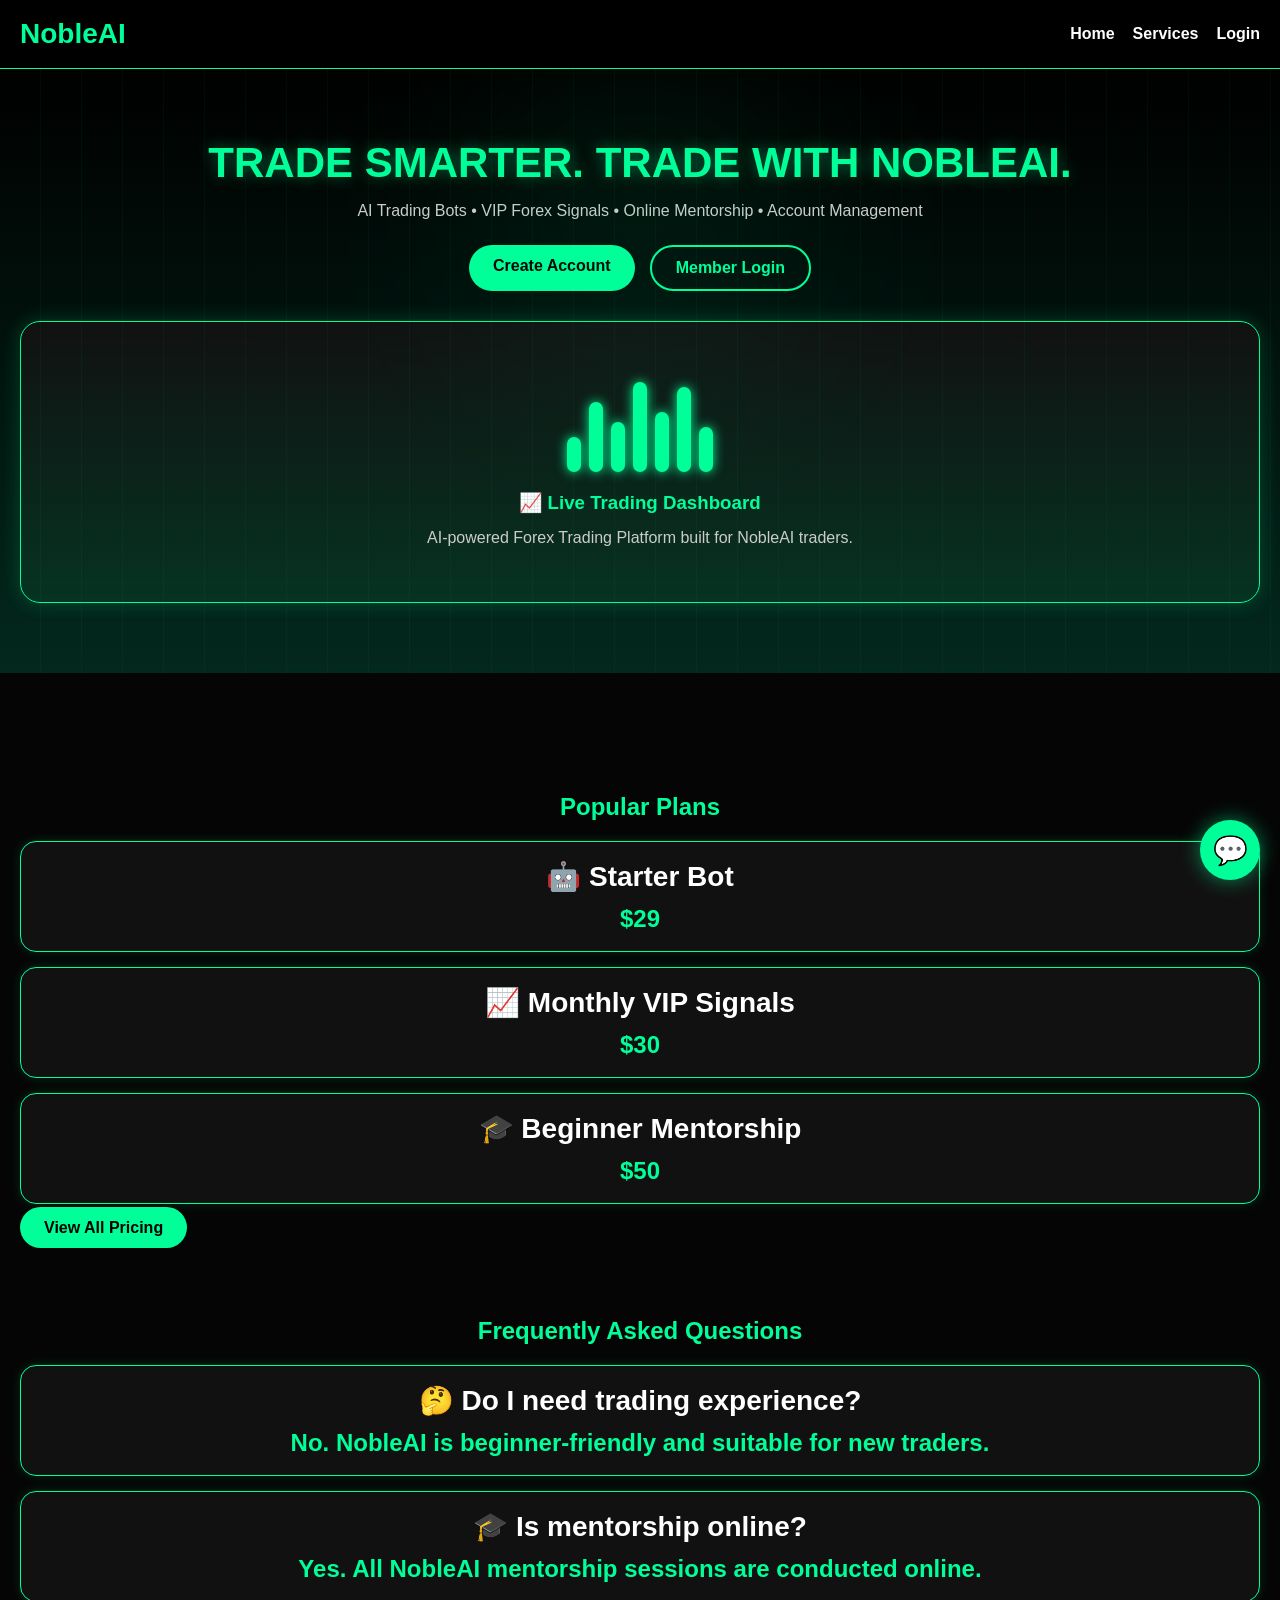
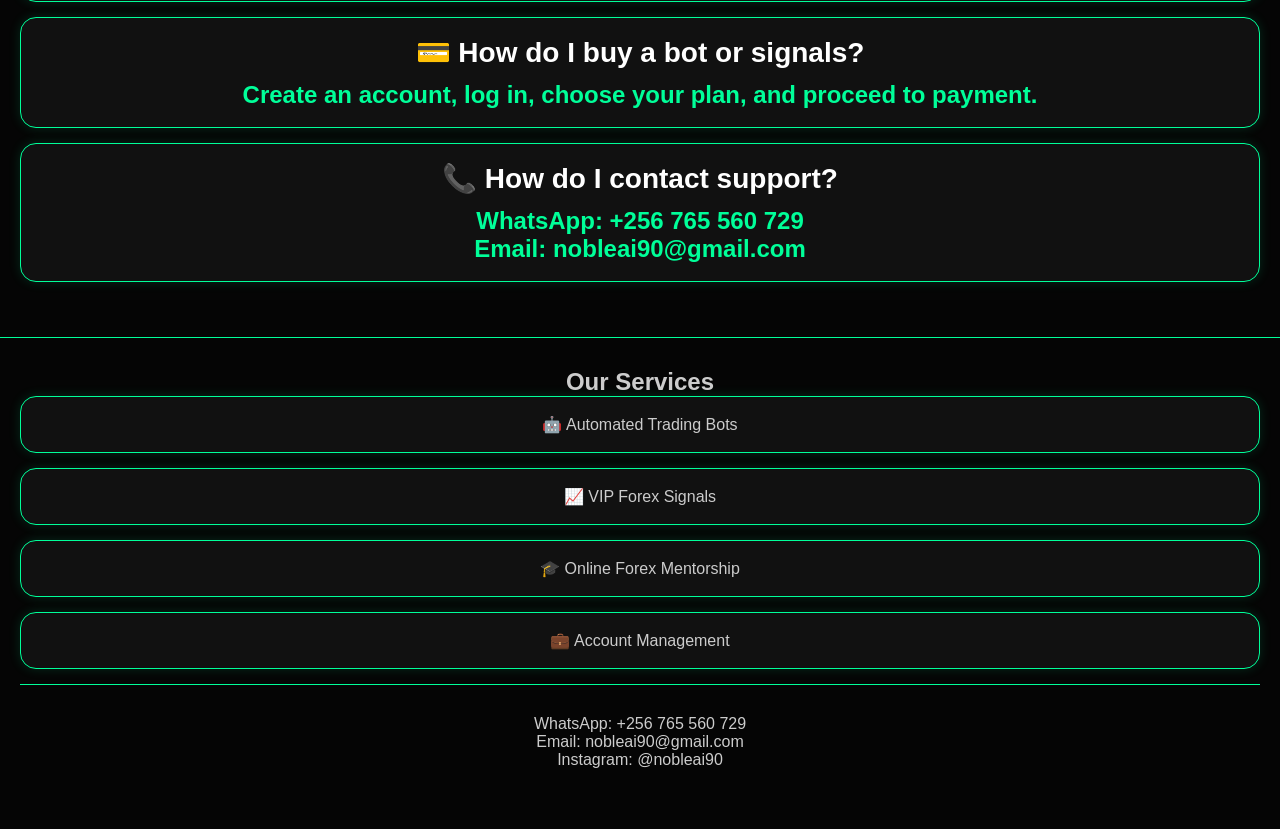
<file: index.html>
<!DOCTYPE html>
<html lang="en">
<head>
  <meta charset="UTF-8">
  <meta name="viewport" content="width=device-width, initial-scale=1.0">
  <title>NobleAI | Trade Smarter</title>

  <link rel="stylesheet" href="style.css">
</head>
<body>

  <header class="navbar">
    <h1 class="logo">NobleAI</h1>

    <nav>
      <a href="index.html">Home</a>
      <a href="services.html">Services</a>
      <a href="login.html">Login</a>
    </nav>
  </header>

  <section class="hero">

  <h2>TRADE SMARTER. TRADE WITH NOBLEAI.</h2>

  <p>
    AI Trading Bots • VIP Forex Signals • Online Mentorship • Account Management
  </p>

  <div class="buttons">
    <a href="signup.html" class="btn green">Create Account</a>
    <a href="login.html" class="btn outline">Member Login</a>
  </div>

  <div class="chart-box">
  <div class="chart-grid">
    <span class="bar b1"></span>
    <span class="bar b2"></span>
    <span class="bar b3"></span>
    <span class="bar b4"></span>
    <span class="bar b5"></span>
    <span class="bar b6"></span>
    <span class="bar b7"></span>
  </div>

  <h3>📈 Live Trading Dashboard</h3>
  <p>AI-powered Forex Trading Platform built for NobleAI traders.</p>
</div>

</section>

  <section class="services-preview">
   </section>

<!-- Paste Why Choose NobleAI here -->
<section class="pricing">
  <h2>Popular Plans</h2>

  <div class="card">
    <h3>🤖 Starter Bot</h3>
    <p><strong>$29</strong></p>
  </div>

  <div class="card">
    <h3>📈 Monthly VIP Signals</h3>
    <p><strong>$30</strong></p>
  </div>

  <div class="card">
    <h3>🎓 Beginner Mentorship</h3>
    <p><strong>$50</strong></p>
  </div>

  <a href="services.html" class="btn green">View All Pricing</a>
</section> <section class="faq">
  <h2>Frequently Asked Questions</h2>

  <div class="card">
    <h3>🤔 Do I need trading experience?</h3>
    <p>No. NobleAI is beginner-friendly and suitable for new traders.</p>
  </div>

  <div class="card">
    <h3>🎓 Is mentorship online?</h3>
    <p>Yes. All NobleAI mentorship sessions are conducted online.</p>
  </div>

  <div class="card">
    <h3>💳 How do I buy a bot or signals?</h3>
    <p>Create an account, log in, choose your plan, and proceed to payment.</p>
  </div>

  <div class="card">
    <h3>📞 How do I contact support?</h3>
    <p>WhatsApp: +256 765 560 729<br>Email: nobleai90@gmail.com</p>
  </div>
</section>
<footer> <h2>Our Services</h2>

    <div class="card">🤖 Automated Trading Bots</div>
    <div class="card">📈 VIP Forex Signals</div>
    <div class="card">🎓 Online Forex Mentorship</div>
    <div class="card">💼 Account Management</div>
  </section>

  <footer>
    <p>WhatsApp: +256 765 560 729</p>
    <p>Email: nobleai90@gmail.com</p>
    <p>Instagram: @nobleai90</p>
  </footer>

  <script src="script.js"></script>
  <a href="https://wa.me/256765560729" class="whatsapp-float">
  💬
</a>
</body>
</html>
</file>
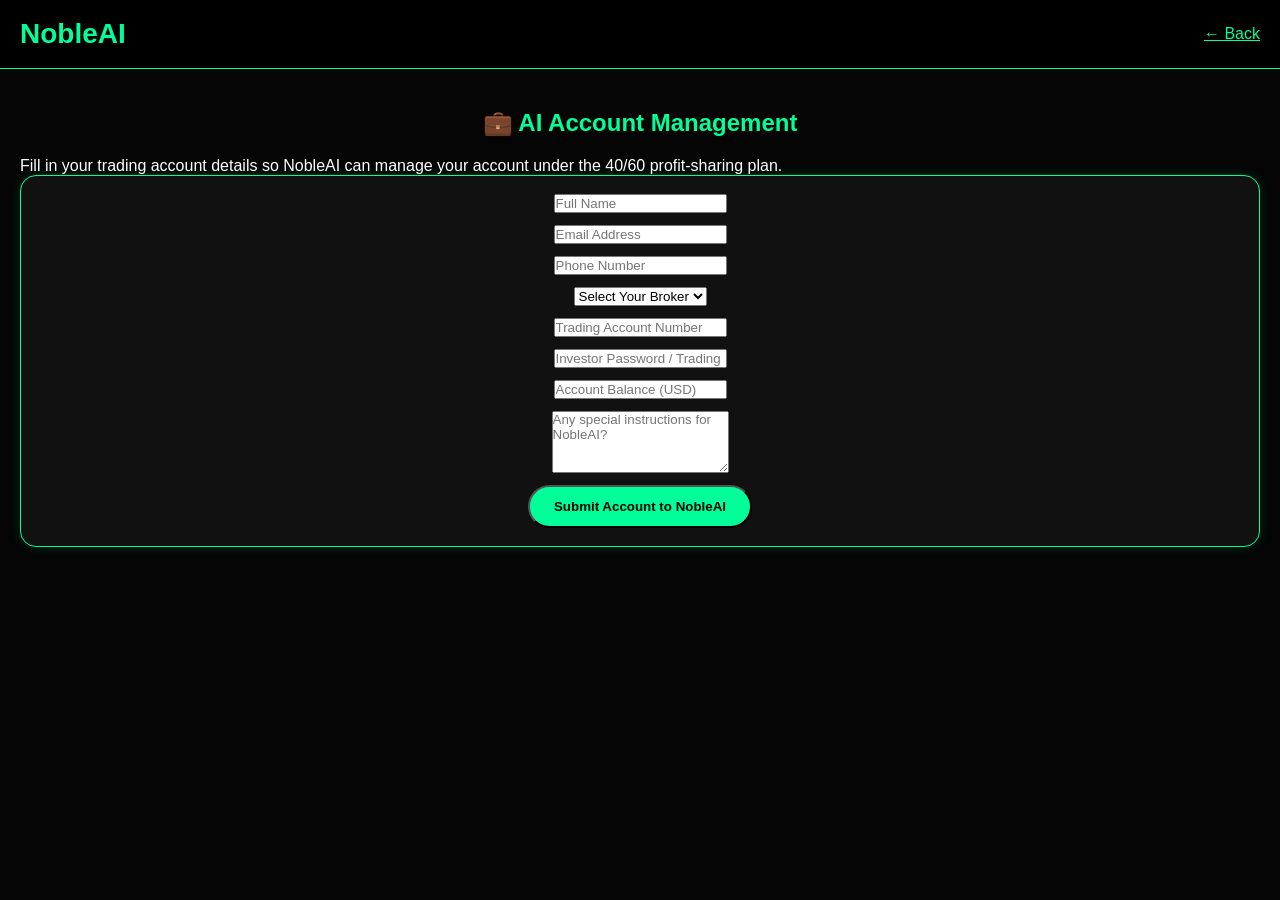
<file: account management.html>
<!DOCTYPE html>
<html lang="en">
<head>
  <meta charset="UTF-8">
  <meta name="viewport" content="width=device-width, initial-scale=1.0">
  <title>NobleAI | AI Account Management</title>
  <link rel="stylesheet" href="style.css">
</head>
<body>

<header class="navbar">
  <h1 class="logo">NobleAI</h1>
  <a href="services.html" style="color:#00ff99">← Back</a>
</header>

<section class="pricing">
  <h2>💼 AI Account Management</h2>
  <p>Fill in your trading account details so NobleAI can manage your account under the 40/60 profit-sharing plan.</p>

  <div class="card">
    <input type="text" placeholder="Full Name">
    <input type="email" placeholder="Email Address">
    <input type="tel" placeholder="Phone Number">

    <select>
      <option>Select Your Broker</option>
      <option>Exness</option>
      <option>Deriv</option>
      <option>IC Markets</option>
      <option>FBS</option>
      <option>XM</option>
    </select>

    <input type="text" placeholder="Trading Account Number">
    <input type="password" placeholder="Investor Password / Trading Password">
    <input type="number" placeholder="Account Balance (USD)">

    <textarea placeholder="Any special instructions for NobleAI?" rows="4"></textarea>

    <button class="btn green" onclick="submitAccount()">
  Submit Account to NobleAI
</button>
  </div>
</section>
<script>
function submitAccount() {
  alert("Your trading details have been submitted successfully. Please continue to WhatsApp to complete verification.");
  window.location.href =
    "https://wa.me/256765560729?text=Hello%20NobleAI,%20I%20have%20submitted%20my%20Account%20Management%20details%20and%20need%20verification.";
}
</script>
</body>
</html>
</file>
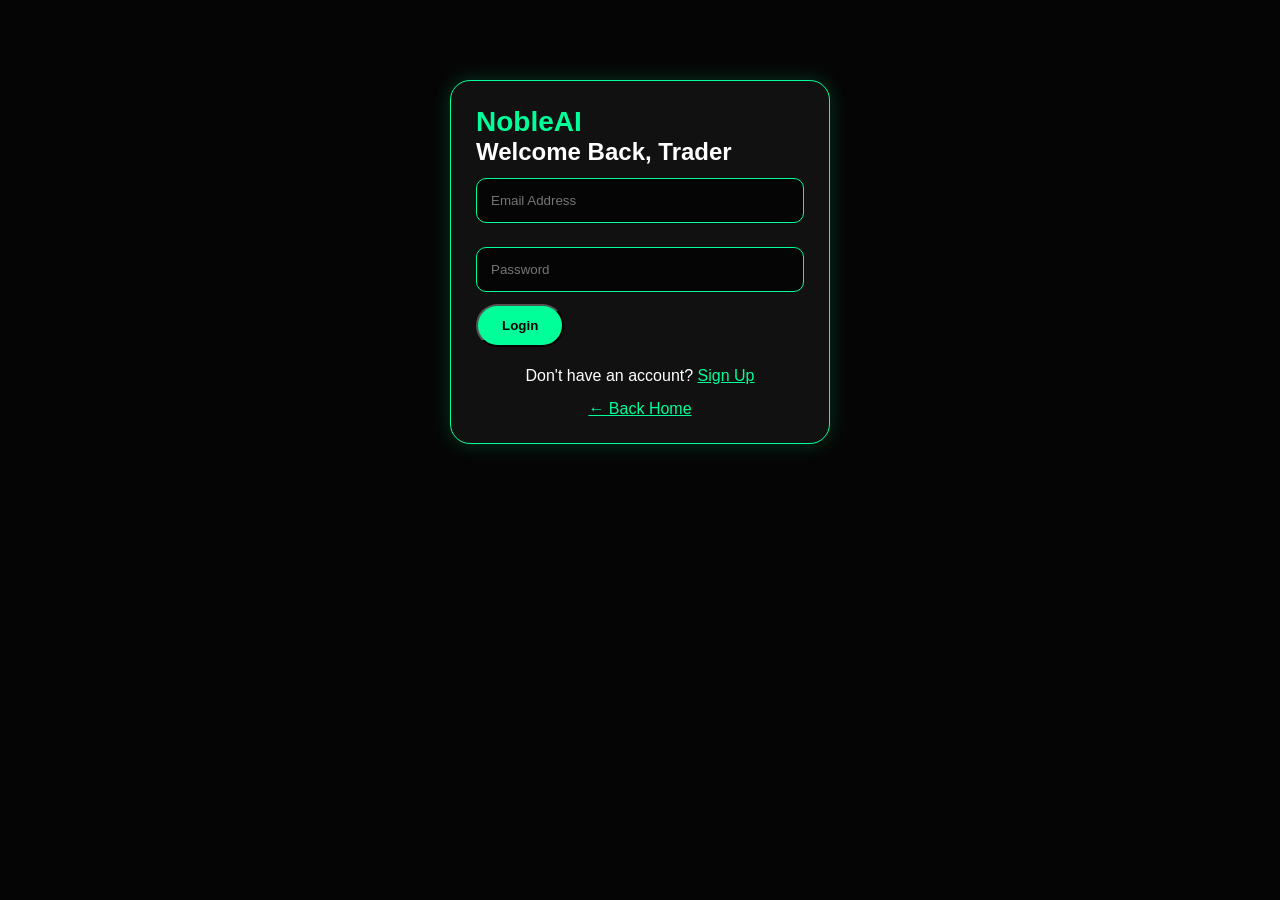
<file: dashboard.html>
<!DOCTYPE html>
<html lang="en">
<head>
<meta charset="UTF-8">
<meta name="viewport" content="width=device-width, initial-scale=1.0">
<title>NobleAI Dashboard</title>
<link rel="stylesheet" href="style.css">
</head>
<body>

<header class="navbar">
  <h1 class="logo">NobleAI</h1>
  <a href="index.html" style="color:#00ff99">Logout</a>
</header>

<section class="hero">
  <h2>Welcome, Trader 👋</h2>
  <p>Your NobleAI Members Dashboard</p>
</section>

<section class="pricing">
  <div class="card">
    <h3>🤖 My Trading Bots</h3>
    <p>No active bot yet.</p>
    <a href="services.html" class="btn green">Buy a Bot</a>
  </div>

  <div class="card">
    <h3>📈 My VIP Signals</h3>
    <p>No active subscription.</p>
    <a href="services.html" class="btn green">Get Signals</a>
  </div>

  <div class="card">
    <h3>🎓 My Mentorship</h3>
    <p>Enroll in an online mentorship program.</p>
    <a href="services.html" class="btn green">Enroll Now</a>
  </div>

  <div class="card">
    <h3>💼 Account Management</h3>
    <p>40/60 Profit Share.</p>
    <a href="services.html" class="btn green">Start Now</a>
  </div>

  <div class="card">
    <h3>💳 Payments</h3>
    <a href="payment.html" class="btn green">Make Payment</a>
  </div>

  <div class="card">
    <h3>💬 Customer Support</h3>
    <a href="https://wa.me/256765560729" class="btn green">WhatsApp Support</a>
  </div>
</section>
<script>
const user = localStorage.getItem("nobleaiUser");

if (!user) {
  alert("Please login first.");
  window.location.href = "login.html";
}
</script>
</body>
</html>
</file>
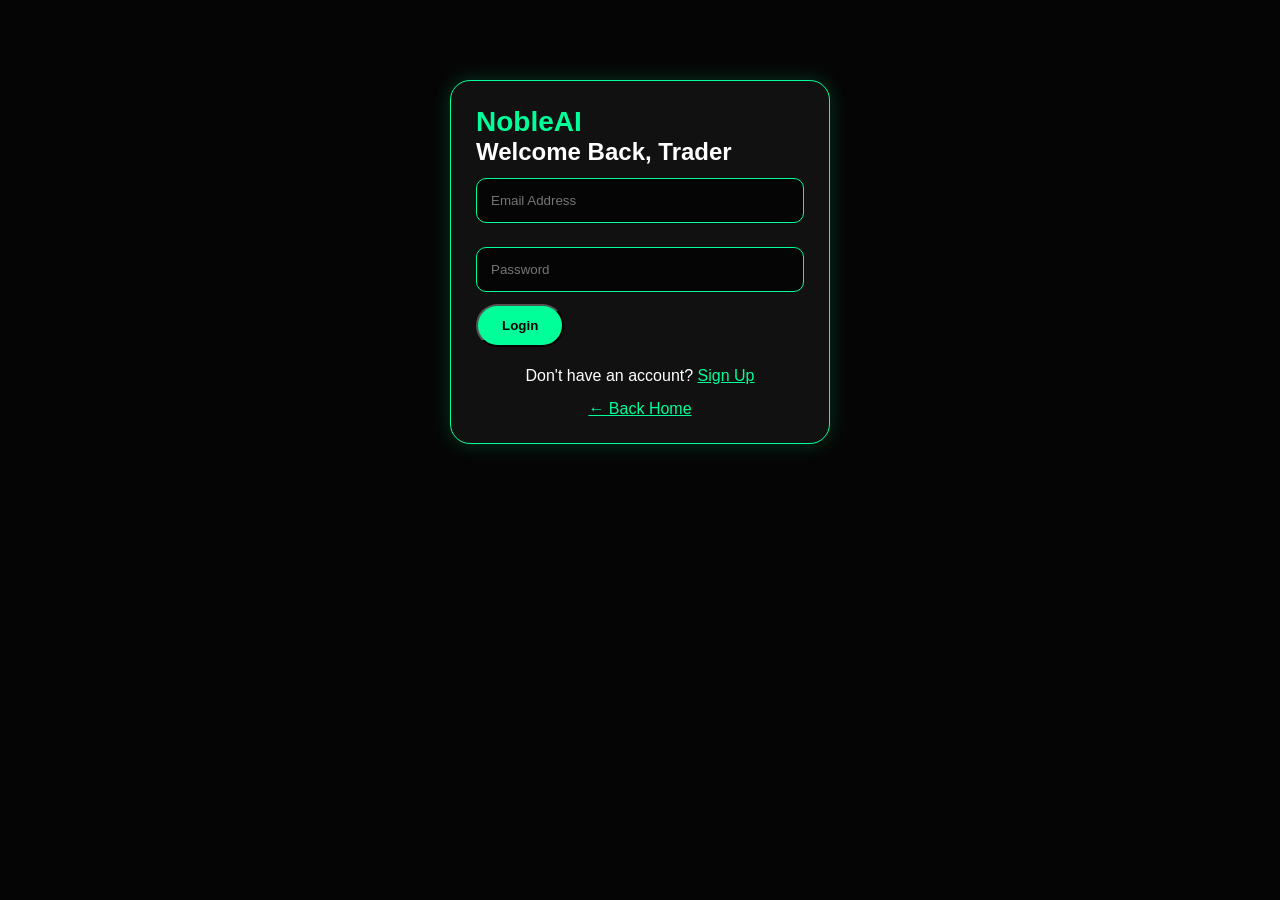
<file: login.html>
<!DOCTYPE html>
<html lang="en">
<head>
  <meta charset="UTF-8">
  <meta name="viewport" content="width=device-width, initial-scale=1.0">
  <title>NobleAI Login</title>
  <link rel="stylesheet" href="style.css">
</head>
<body>

<div class="login-box">
  <h1 class="logo">NobleAI</h1>
  <h2>Welcome Back, Trader</h2>

  <input type="email" placeholder="Email Address">
  <input type="password" placeholder="Password">

  
<button class="btn green" onclick="loginUser()">Login</button>
  <p style="margin-top:20px; text-align:center;">
    Don't have an account?
    <a href="signup.html" style="color:#00ff99;">Sign Up</a>
  </p>

  <p style="text-align:center; margin-top:15px;">
    <a href="index.html" style="color:#00ff99;">← Back Home</a>
  </p>
</div>
<script src="script.js"></script>

<script>
function loginUser() {
  const email = document.querySelectorAll("input")[0].value;
  const password = document.querySelectorAll("input")[1].value;

  login(email, password);
}
</script>
</body>
</html>
</file>
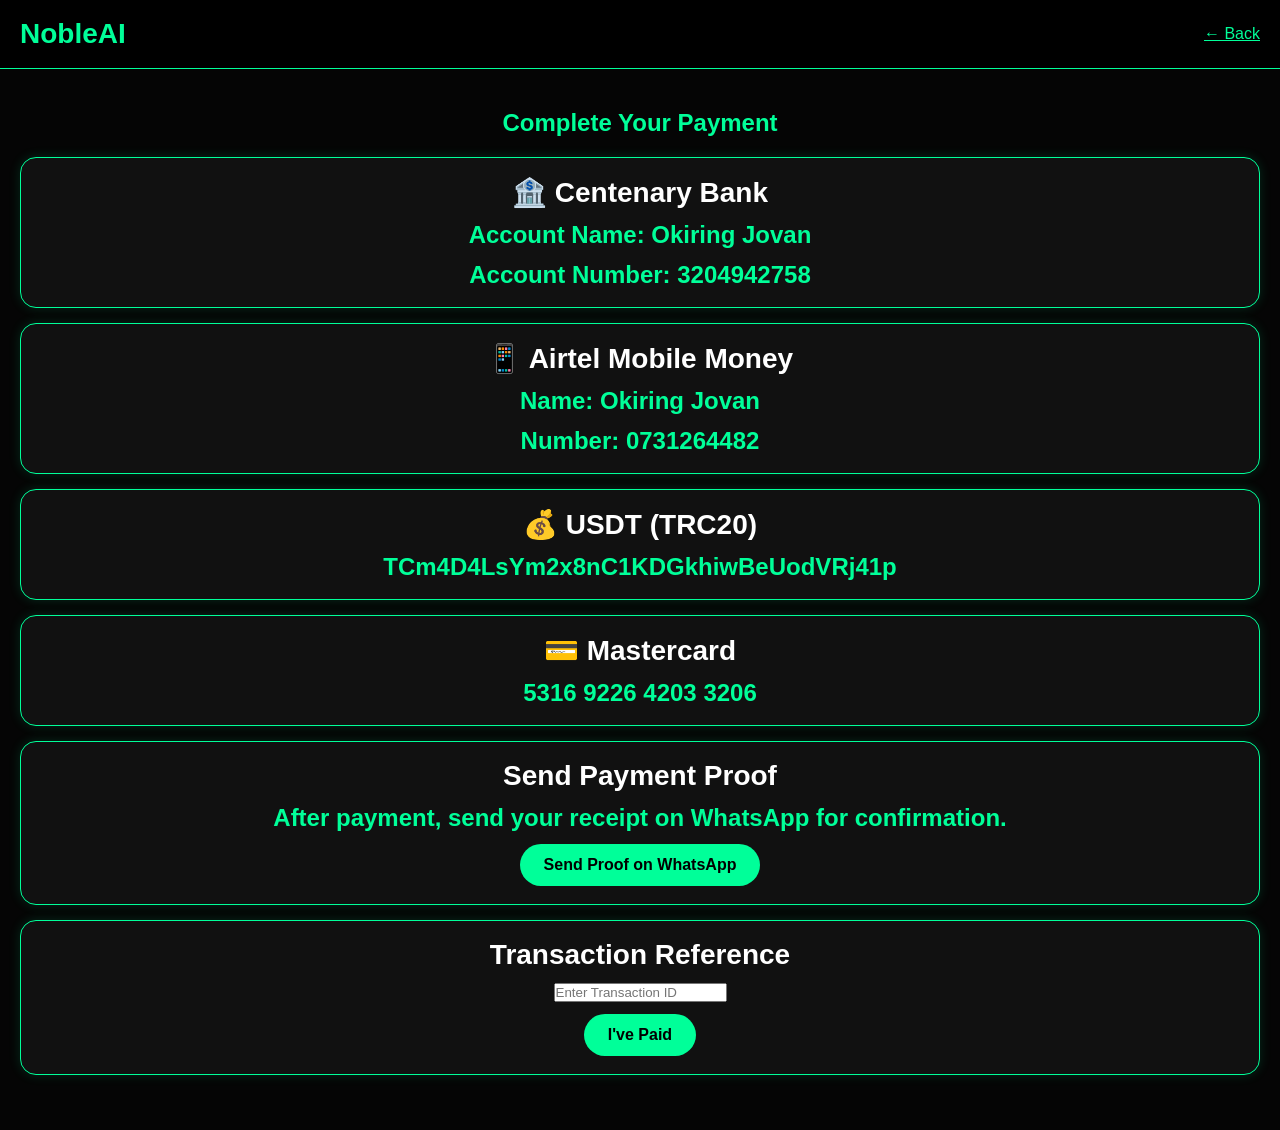
<file: payment.html>
<!DOCTYPE html>
<html lang="en">
<head>
<meta charset="UTF-8">
<meta name="viewport" content="width=device-width, initial-scale=1.0">
<title>NobleAI | Secure Payment</title>
<link rel="stylesheet" href="style.css">
</head>
<body>

<header class="navbar">
<h1 class="logo">NobleAI</h1>
<a href="services.html" style="color:#00ff99">← Back</a>
</header>

<section class="pricing">
<h2>Complete Your Payment</h2>

<div class="card">
<h3>🏦 Centenary Bank</h3>
<p><strong>Account Name:</strong> Okiring Jovan</p>
<p><strong>Account Number:</strong> 3204942758</p>
</div>

<div class="card">
<h3>📱 Airtel Mobile Money</h3>
<p><strong>Name:</strong> Okiring Jovan</p>
<p><strong>Number:</strong> 0731264482</p>
</div>

<div class="card">
<h3>💰 USDT (TRC20)</h3>
<p style="word-break:break-all;">TCm4D4LsYm2x8nC1KDGkhiwBeUodVRj41p</p>
</div>

<div class="card">
<h3>💳 Mastercard</h3>
<p>5316 9226 4203 3206</p>
</div>

<div class="card">
<h3>Send Payment Proof</h3>
<p>After payment, send your receipt on WhatsApp for confirmation.</p>
<a href="https://wa.me/256765560729" class="btn green">Send Proof on WhatsApp</a>
</div>

<div class="card">
<h3>Transaction Reference</h3>
<input type="text" placeholder="Enter Transaction ID">
<a href="dashboard.html" class="btn green">I've Paid</a>
</div>

</section>

</body>
</html>
</file>
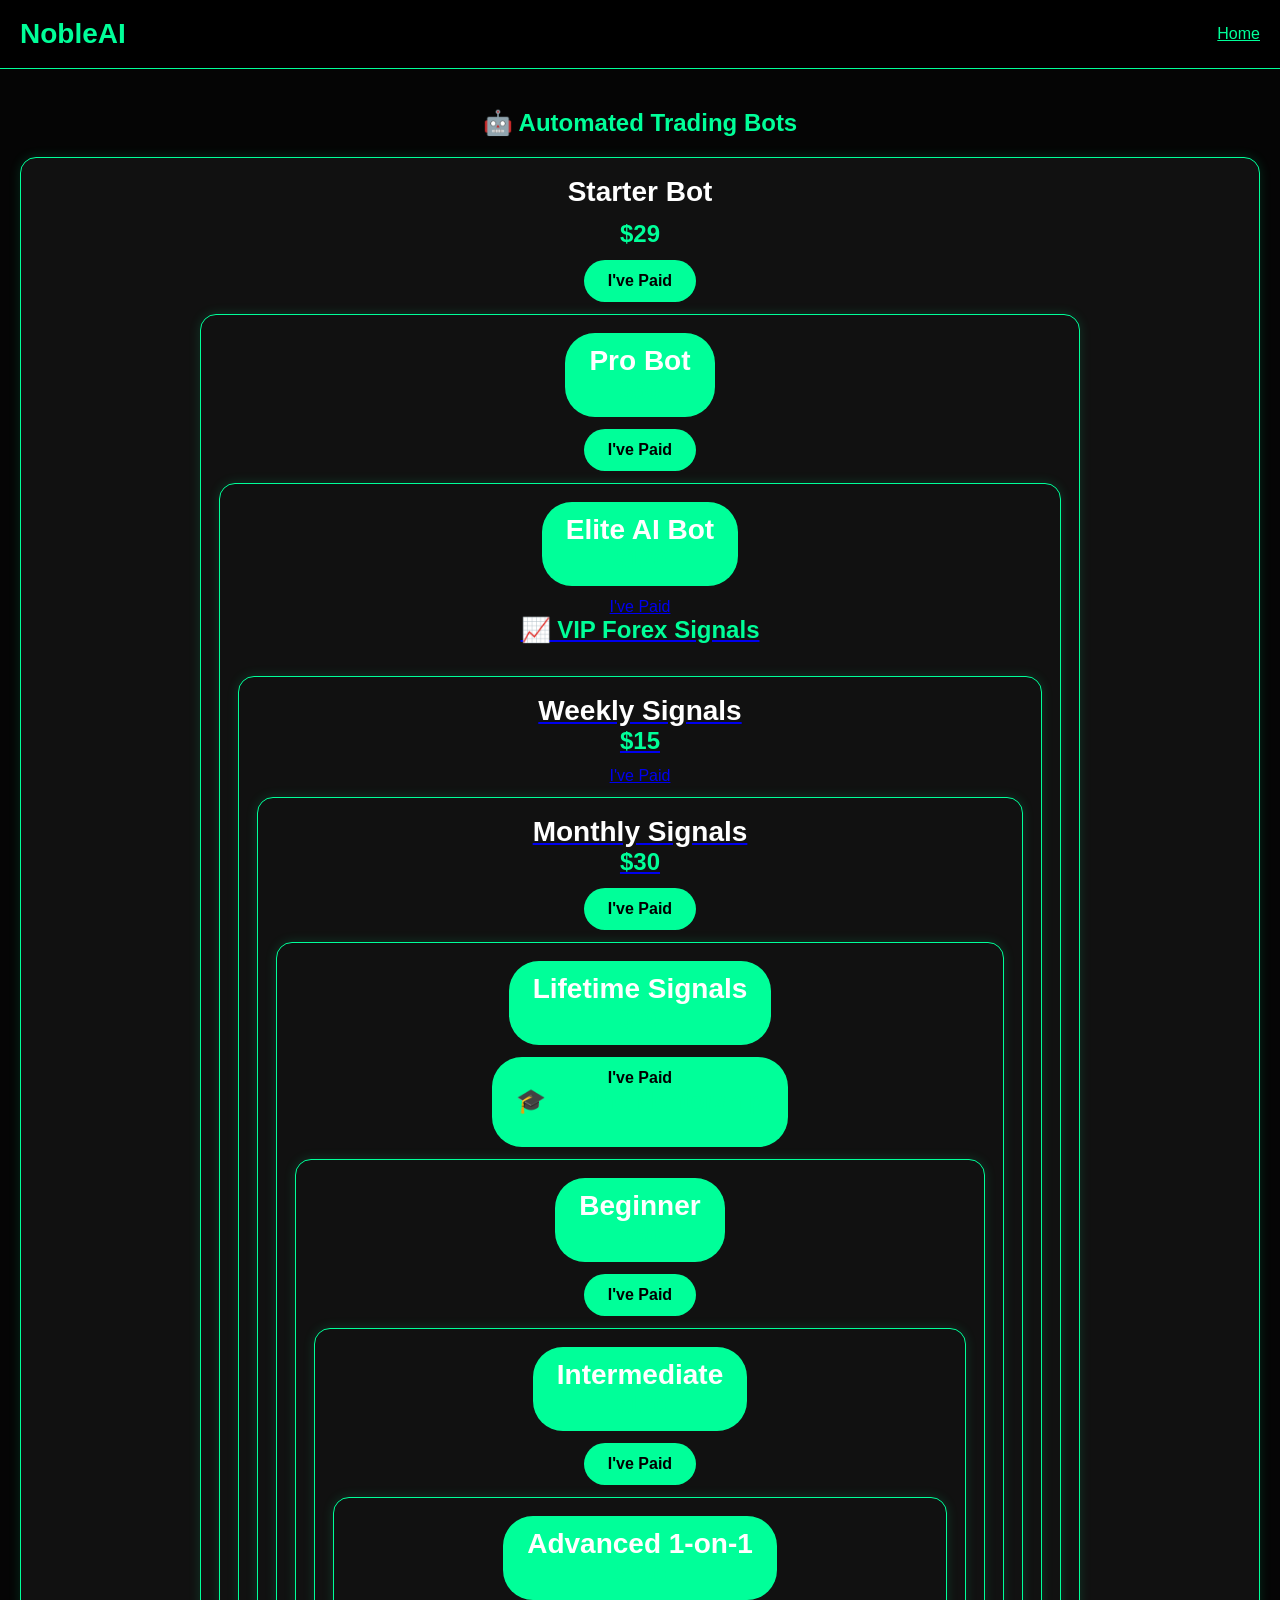
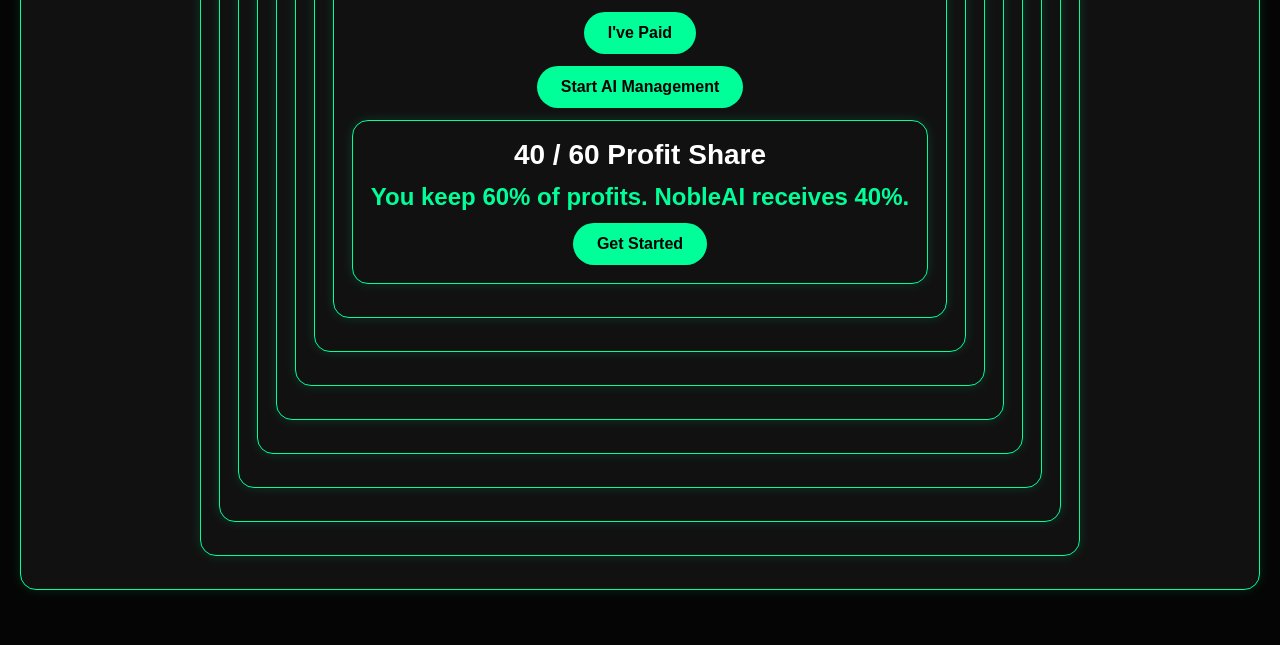
<file: services.html>
<!DOCTYPE html>
<html lang="en">
<head>
  <meta charset="UTF-8">
  <meta name="viewport" content="width=device-width, initial-scale=1.0">
  <title>NobleAI Services</title>
  <link rel="stylesheet" href="style.css">
</head>
<body>

<header class="navbar">
  <h1 class="logo">NobleAI</h1>
  <a href="index.html" style="color:#00ff99;">Home</a>
</header>

<section class="pricing">
  <h2>🤖 Automated Trading Bots</h2>

  <div class="card"><h3>Starter Bot</h3><p><strong>$29</strong></p><a <button class="btn green" onclick="paymentDone()">I've Paid</button>
  <div class="card"><h3>Pro Bot</h3><p><strong>$60</strong></p><a <button class="btn green" onclick="paymentDone()">I've Paid</button>
  <div class="card"><h3>Elite AI Bot</h3><p><strong>$120</strong></p><a href="<button class="btn green" onclick="paymentDone()">I've Paid</button>

  <h2>📈 VIP Forex Signals</h2>

  <div class="card"><h3>Weekly Signals</h3><p><strong>$15</strong></p><a href="<button class="btn green" onclick="paymentDone()">I've Paid</button>
  <div class="card"><h3>Monthly Signals</h3><p><strong>$30</strong></p><a href=<button class="btn green" onclick="paymentDone()">I've Paid</button>
  <div class="card"><h3>Lifetime Signals</h3><p><strong>$90</strong></p><a href=<button class="btn green" onclick="paymentDone()">I've Paid</button>

  <h2>🎓 Online Mentorship</h2>

  <div class="card"><h3>Beginner</h3><p><strong>$50</strong></p><a href=<button class="btn green" onclick="paymentDone()">I've Paid</button>
  <div class="card"><h3>Intermediate</h3><p><strong>$120</strong></p><a href=<button class="btn green" onclick="paymentDone()">I've Paid</button>
  <div class="card"><h3>Advanced 1-on-1</h3><p><strong>$300</strong></p><a href=<button class="btn green" onclick="paymentDone()">I've Paid</button>

    <a href="account-management.html" class="btn green">Start AI Management</a>

  <div class="card"><h3>40 / 60 Profit Share</h3><p>You keep 60% of profits. NobleAI receives 40%.</p><a href="login.html" class="btn green">Get Started</a></div>
</section>

</body>
</html>
</file>
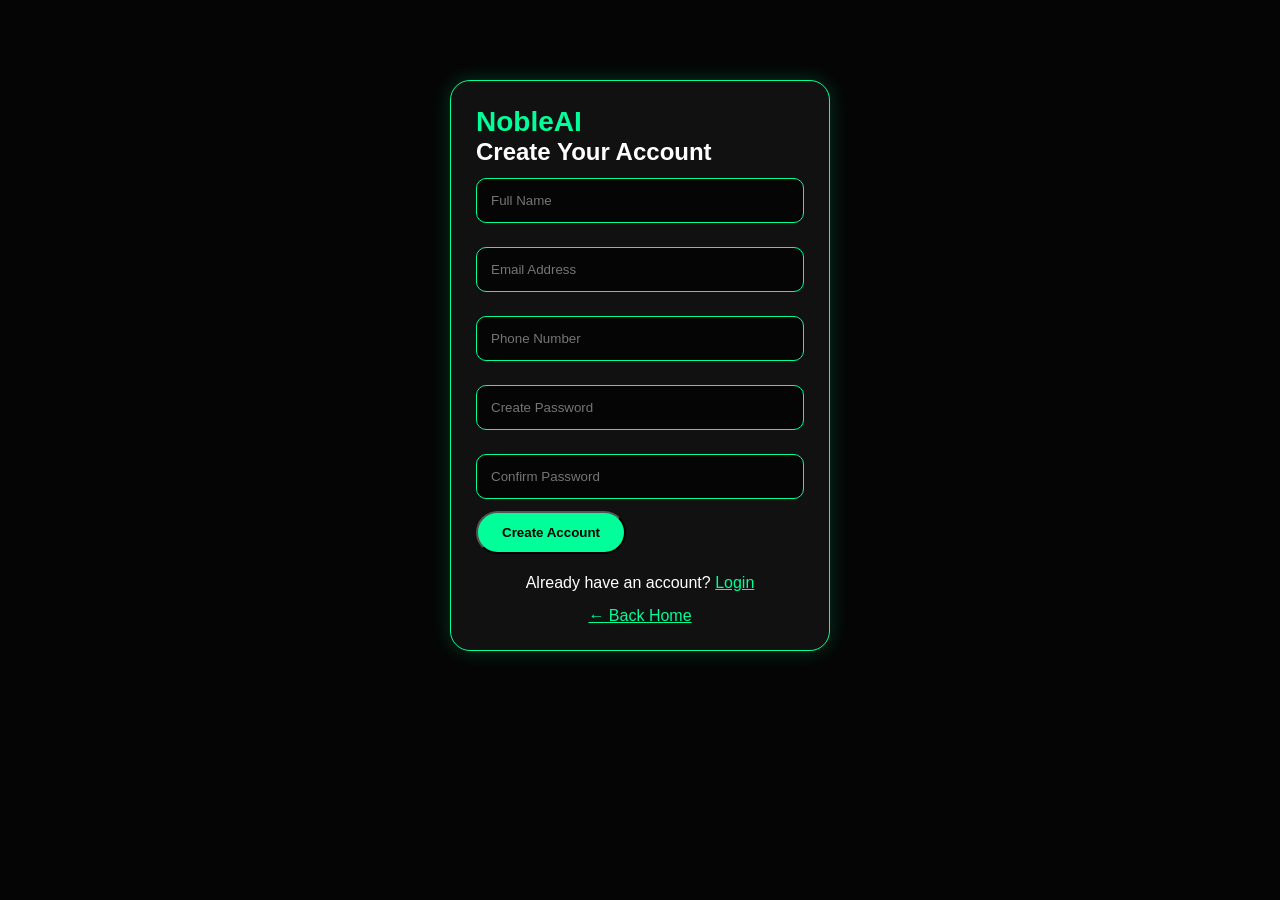
<file: signup.html>
<!DOCTYPE html>
<html lang="en">
<head>
  <meta charset="UTF-8">
  <meta name="viewport" content="width=device-width, initial-scale=1.0">
  <title>NobleAI Sign Up</title>
  <link rel="stylesheet" href="style.css">
</head>
<body>

<div class="login-box">
  <h1 class="logo">NobleAI</h1>
  <h2>Create Your Account</h2>

  <input type="text" placeholder="Full Name">
  <input type="email" placeholder="Email Address">
  <input type="tel" placeholder="Phone Number">
  <input type="password" placeholder="Create Password">
  <input type="password" placeholder="Confirm Password">

  <button class="btn green" onclick="createAccount()">Create Account</button>

  <p style="margin-top:20px; text-align:center;">
    Already have an account?
    <a href="login.html" style="color:#00ff99;">Login</a>
  </p>

  <p style="text-align:center; margin-top:15px;">
    <a href="index.html" style="color:#00ff99;">← Back Home</a>
  </p>
</div>
<script src="script.js"></script>

<script>
function createAccount() {
  const name = document.querySelectorAll("input")[0].value;
  const email = document.querySelectorAll("input")[1].value;
  const password = document.querySelectorAll("input")[3].value;

  signup(name, email, password);
  alert("Account created successfully!");
  window.location.href = "login.html";
}
</script>
</body>
</html>
</file>
<file: style.css>
*{
  margin:0;
  padding:0;
  box-sizing:border-box;
  font-family:Arial, sans-serif;
}

body{
  background:#050505;
  color:white;
  overflow-x:hidden;
}

.navbar{
  display:flex;
  justify-content:space-between;
  align-items:center;
  padding:18px 20px;
  background:#000;
  border-bottom:1px solid #00ff99;
}

.logo{
  color:#00ff99;
  font-size:28px;
  font-weight:bold;
}
nav{
  display:flex;
  gap:18px;
  align-items:center;
}

nav a{
  color:white;
  text-decoration:none;
  font-size:16px;
  font-weight:600;
  transition:0.3s;
}

nav a:hover{
  color:#00ff99;
}

.hero{
  position:relative;
  z-index:1;
}
  text-align:center;
  padding:60px 20px;
  background:linear-gradient(180deg,#000,#083d2b);
}

.hero h2{
  font-size:38px;
  color:#00ff99;
}

.hero p{
  margin:15px 0 25px;
  color:#cccccc;
}

.buttons{
  display:flex;
  justify-content:center;
  gap:15px;
  flex-wrap:wrap;
}

.btn{
  padding:12px 24px;
  border-radius:30px;
  text-decoration:none;
  font-weight:bold;
}

.green{
  background:#00ff99;
  color:black;
}

.outline{
  border:2px solid #00ff99;
  color:#00ff99;
}

.chart-box{
  margin-top:30px;
  background:#111;
  border:1px solid #00ff99;
  border-radius:20px;
  padding:50px 20px;
  color:#00ff99;
}

.services-preview{
  padding:40px 20px;
}

.services-preview h2{
  text-align:center;
  color:#00ff99;
  margin-bottom:20px;
}

.card{
  background:#111;
  border:1px solid #00ff99;
  border-radius:16px;
  padding:22px;
  margin-bottom:18px;
  text-align:center;
  display:flex;
  flex-direction:column;
  align-items:center;
  gap:12px;
  box-shadow:0 0 12px rgba(0,255,153,.15);
}
.card h3{
  color:white;
  font-size:28px;
  margin:0;
}

.card p{
  color:#00ff99;
  font-size:24px;
  font-weight:bold;
  margin:0;
}
footer{
  text-align:center;
  padding:30px 20px;
  border-top:1px solid #00ff99;
  color:#cccccc;
}
.why, .pricing, .faq{
  padding:40px 20px;
}

.why h2, .pricing h2, .faq h2{
  text-align:center;
  color:#00ff99;
  margin-bottom:20px;
}

.card{
  background:#111;
  border:1px solid #00ff99;
  border-radius:16px;
  padding:18px;
  margin-bottom:15px;
  box-shadow:0 0 12px rgba(0,255,153,0.15);
  transition:0.3s;
}

.card:hover{
  transform:translateY(-5px);
  box-shadow:0 0 18px rgba(0,255,153,0.35);
}.login-box{
  width:90%;
  max-width:380px;
  margin:80px auto;
  background:#111;
  padding:25px;
  border-radius:20px;
  border:1px solid #00ff99;
  box-shadow:0 0 20px rgba(0,255,153,0.2);
}

.login-box input{
  width:100%;
  padding:14px;
  margin:12px 0;
  background:#050505;
  color:white;
  border:1px solid #00ff99;
  border-radius:10px;
}
.whatsapp-float{
  position:fixed;
  bottom:20px;
  right:20px;
  width:60px;
  height:60px;
  background:#00ff99;
  color:#000;
  border-radius:50%;
  display:flex;
  justify-content:center;
  align-items:center;
  font-size:28px;
  text-decoration:none;
  box-shadow:0 0 20px rgba(0,255,153,.5);
  z-index:1000;
}
.hero{
  text-align:center;
  padding:70px 20px;
  background:linear-gradient(180deg,#000,#03281d);
}

.hero h2{
  font-size:42px;
  color:#00ff99;
  text-shadow:0 0 15px rgba(0,255,153,.4);
}

.chart-box{
  margin-top:30px;
  padding:30px;
  border:1px solid #00ff99;
  border-radius:20px;
  background:linear-gradient(180deg,#111,#063322);
  box-shadow:0 0 20px rgba(0,255,153,.2);
}
/* Animated Trading Chart */
.chart-grid{
  display:flex;
  justify-content:center;
  align-items:flex-end;
  gap:8px;
  height:120px;
  margin-bottom:20px;
}

.bar{
  width:14px;
  background:#00ff99;
  border-radius:8px;
  box-shadow:0 0 12px #00ff99;
  animation:moveBars 1.8s infinite ease-in-out;
}

.b1{height:35px; animation-delay:.1s;}
.b2{height:70px; animation-delay:.3s;}
.b3{height:50px; animation-delay:.5s;}
.b4{height:90px; animation-delay:.7s;}
.b5{height:60px; animation-delay:.9s;}
.b6{height:85px; animation-delay:1.1s;}
.b7{height:45px; animation-delay:1.3s;}

@keyframes moveBars{
  0%,100%{transform:scaleY(1);}
  50%{transform:scaleY(1.5);}
}

/* Hero Glow */
.hero h2{
  animation:glow 2s infinite alternate;
}

@keyframes glow{
  from{text-shadow:0 0 10px #00ff99;}
  to{text-shadow:0 0 30px #00ff99;}
}
.hero{
  position:relative;
  overflow:hidden;
}

.hero::before{
  content:"";
  pointer-events: none;
  position:absolute;
  inset:0;
  background:repeating-linear-gradient(
    90deg,
    transparent,
    transparent 40px,
    rgba(0,255,153,0.08) 41px
  );
  animation:gridMove 8s linear infinite;
}

@keyframes gridMove{
  from{transform:translateX(0);}
  to{transform:translateX(40px);}
}
.hero::after{
  content:"";
  pointer-events: none;
  position:absolute;
  width:220px;
  height:220px;
  background:#00ff99;
  border-radius:50%;
  filter:blur(120px);
  opacity:0.15;
  top:40px;
  left:50%;
  transform:translateX(-50%);
}
</file>
